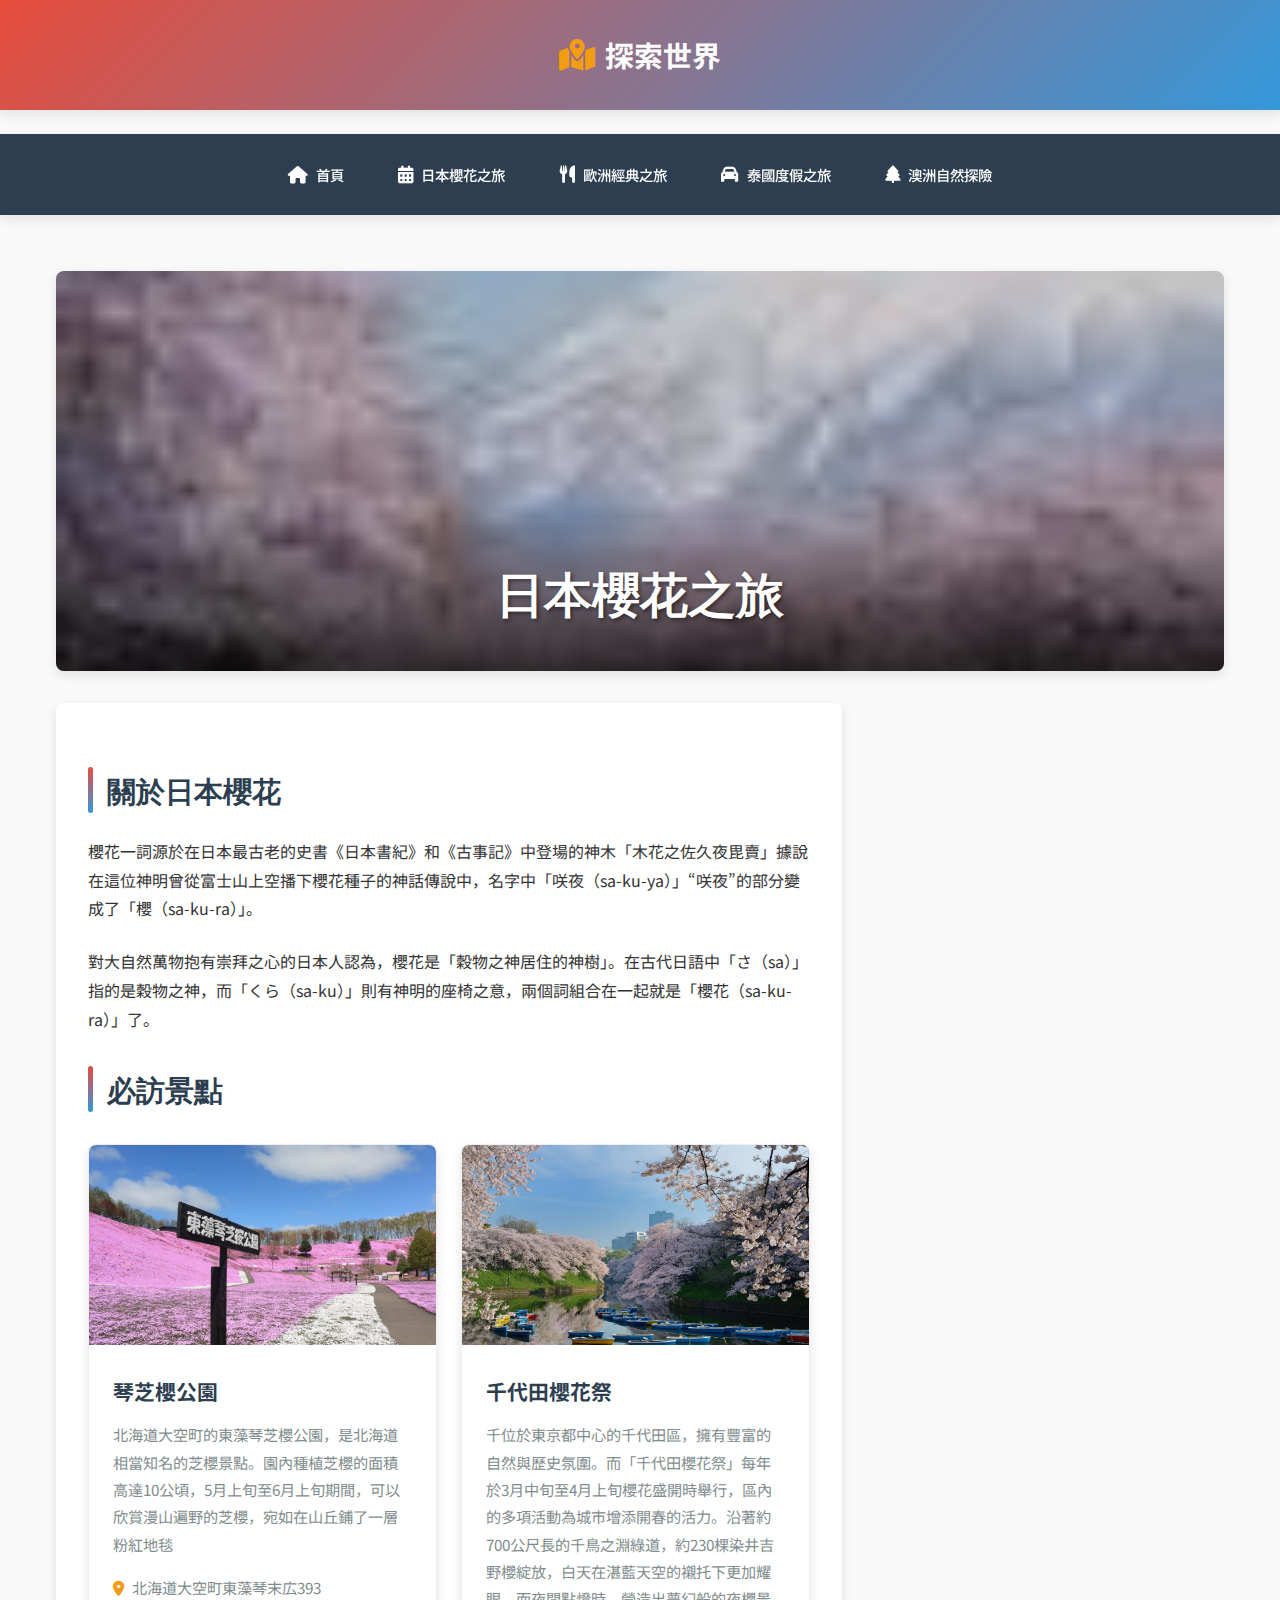
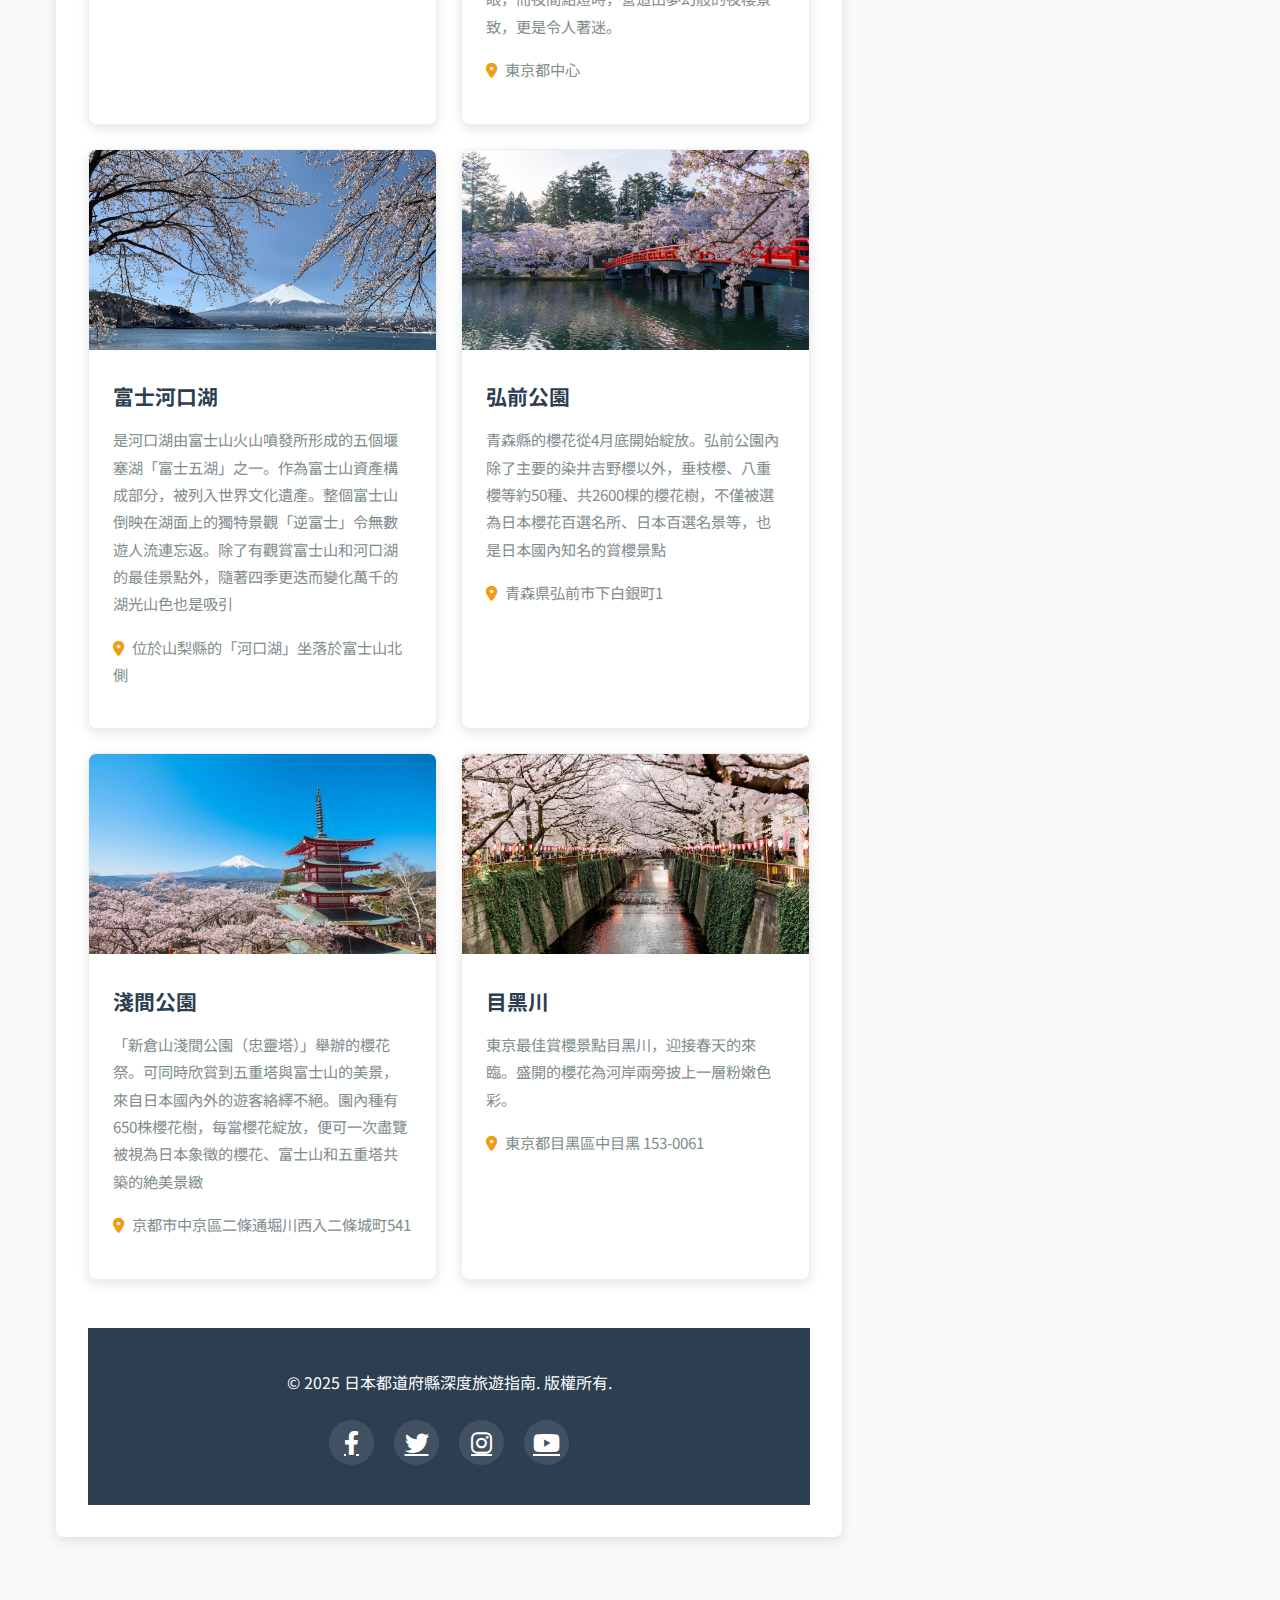
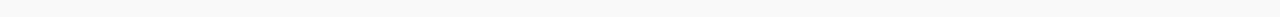
<file: 日本櫻花之旅.html>
<!DOCTYPE html>
<html lang="ja">
<head>
    <meta charset="UTF-8">
    <meta name="viewport" content="width=device-width, initial-scale=1.0">
    <title>京都府深度旅遊指南 | 日本都道府縣旅遊</title>
    <link href="https://fonts.googleapis.com/css2?family=Noto+Sans+JP:wght@300;400;700&family=Playfair+Display:wght@700&display=swap" rel="stylesheet">
    <link rel="stylesheet" href="https://cdnjs.cloudflare.com/ajax/libs/font-awesome/6.0.0-beta3/css/all.min.css">
    <link rel="stylesheet" href="/15頁分頁.css">
</head>
<body>
    <header>
        <div class="logo">
            <i class="fas fa-map-marked-alt"></i>
            <span>探索世界</span>
        </div>
    </header>
    
    <nav>
        <ul>
            <li><a href="/index.html"><i class="fas fa-home"></i> 首頁</a></li>
            <li><a href="/日本櫻花之旅.html"><i class="fas fa-calendar-alt"></i> 日本櫻花之旅</a></li>
            <li><a href="/歐洲經典之旅.html"><i class="fas fa-utensils"></i> 歐洲經典之旅</a></li>
            <li><a href="/泰國度假之旅.html"><i class="fas fa-car"></i> 泰國度假之旅</a></li>
            <li><a href="/澳洲自然探險.html"><i class="fas fa-tree"></i> 澳洲自然探險</a></li>
        </ul>
    </nav>
    
    <main>
        <div class="prefecture-header">
            <img src="/日本櫻花.jpeg" alt="日本櫻花之旅">
            <div class="prefecture-title">
                <h1>日本櫻花之旅</h1>
            </div>
        </div>
        
        <div class="prefecture-detail">
            <div class="prefecture-info">
                <h2 class="section-title">關於日本櫻花</h2>
                <p>櫻花一詞源於在日本最古老的史書《日本書紀》和《古事記》中登場的神木「木花之佐久夜毘賣」據說在這位神明曾從富士山上空播下櫻花種子的神話傳說中，名字中「咲夜（sa-ku-ya）」“咲夜”的部分變成了「櫻（sa-ku-ra）」。</p>
                
                <p>對大自然萬物抱有崇拜之心的日本人認為，櫻花是「穀物之神居住的神樹」。在古代日語中「さ（sa）」指的是穀物之神，而「くら（sa-ku）」則有神明的座椅之意，兩個詞組合在一起就是「櫻花（sa-ku-ra）」了。</p>
                
                <h2 class="section-title">必訪景點</h2>
                <div class="attractions-grid">
                    <div class="attraction-card">
                        <img src="/日本北海道東藻琴芝櫻公園.jpg" alt="琴芝櫻公園" class="attraction-image">
                        <div class="attraction-content">
                            <h3>琴芝櫻公園</h3>
                            <p>北海道大空町的東藻琴芝櫻公園，是北海道相當知名的芝櫻景點。園內種植芝櫻的面積高達10公頃，5月上旬至6月上旬期間，可以欣賞漫山遍野的芝櫻，宛如在山丘鋪了一層粉紅地毯 </p>
                            <p><i class="fas fa-map-marker-alt"></i> 北海道大空町東藻琴末広393</p>
                        </div>
                    </div>
                    
                    <div class="attraction-card">
                        <img src="/日本千代田櫻花祭.jpg" alt="千代田櫻花祭" class="attraction-image">
                        <div class="attraction-content">
                            <h3>千代田櫻花祭</h3>
                            <p>千位於東京都中心的千代田區，擁有豐富的自然與歷史氛圍。而「千代田櫻花祭」每年於3月中旬至4月上旬櫻花盛開時舉行，區內的多項活動為城市增添開春的活力。沿著約700公尺長的千鳥之淵綠道，約230棵染井吉野櫻綻放，白天在湛藍天空的襯托下更加耀眼，而夜間點燈時，營造出夢幻般的夜櫻景致，更是令人著迷。</p>
                            <p><i class="fas fa-map-marker-alt"></i> 東京都中心</p>
                        </div>
                    </div>
                    
                    <div class="attraction-card">
                        <img src="/日本富士河口湖.jpg" alt="富士河口湖" class="attraction-image">
                        <div class="attraction-content">
                            <h3>富士河口湖</h3>
                            <p>是河口湖由富士山火山噴發所形成的五個堰塞湖「富士五湖」之一。作為富士山資產構成部分，被列入世界文化遺產。整個富士山倒映在湖面上的獨特景觀「逆富士」令無數遊人流連忘返。除了有觀賞富士山和河口湖的最佳景點外，隨著四季更迭而變化萬千的湖光山色也是吸引</p>
                            <p><i class="fas fa-map-marker-alt"></i> 位於山梨縣的「河口湖」坐落於富士山北側</p>
                        </div>
                    </div>
                    
                    <div class="attraction-card">
                        <img src="/日本弘前公園.jpg" alt="弘前公園" class="attraction-image">
                        <div class="attraction-content">
                            <h3>弘前公園</h3>
                            <p>青森縣的櫻花從4月底開始綻放。弘前公園內除了主要的染井吉野櫻以外，垂枝櫻、八重櫻等約50種、共2600棵的櫻花樹，不僅被選為日本櫻花百選名所、日本百選名景等，也是日本國內知名的賞櫻景點</p>
                            <p><i class="fas fa-map-marker-alt"></i> 青森県弘前市下白銀町1</p>
                        </div>
                    </div>
                    
                    <div class="attraction-card">
                        <img src="/日本新倉山淺間公園.jpg" alt="淺間公園" class="attraction-image">
                        <div class="attraction-content">
                            <h3>淺間公園</h3>
                            <p>「新倉山淺間公園（忠靈塔）」舉辦的櫻花祭。可同時欣賞到五重塔與富士山的美景，來自日本國內外的遊客絡繹不絕。園內種有650株櫻花樹，每當櫻花綻放，便可一次盡覽被視為日本象徵的櫻花、富士山和五重塔共築的絶美景緻</p>
                            <p><i class="fas fa-map-marker-alt"></i> 京都市中京區二條通堀川西入二條城町541</p>
                        </div>
                    </div>
                    
                    <div class="attraction-card">
                        <img src="/日本目黑川櫻花祭.jpg" alt="目黑川" class="attraction-image">
                        <div class="attraction-content">
                            <h3>目黑川</h3>
                            <p>東京最佳賞櫻景點目黑川，迎接春天的來臨。盛開的櫻花為河岸兩旁披上一層粉嫩色彩。</p>
                            <p><i class="fas fa-map-marker-alt"></i> 東京都目黑區中目黑 153-0061</p>
                        </div>
                    </div>
                </div>
                
<footer>
        <p>&copy; 2025 日本都道府縣深度旅遊指南. 版權所有.</p>
        <div class="social-links">
            <a href="#"><i class="fab fa-facebook-f"></i></a>
            <a href="#"><i class="fab fa-twitter"></i></a>
            <a href="#"><i class="fab fa-instagram"></i></a>
            <a href="#"><i class="fab fa-youtube"></i></a>
        </div>
    </footer>
    
    <div class="back-to-top" id="backToTop">
        <i class="fas fa-arrow-up"></i>
    </div>
    <script src="/15頁分頁.js"></script>
</body>
</html>
</file>
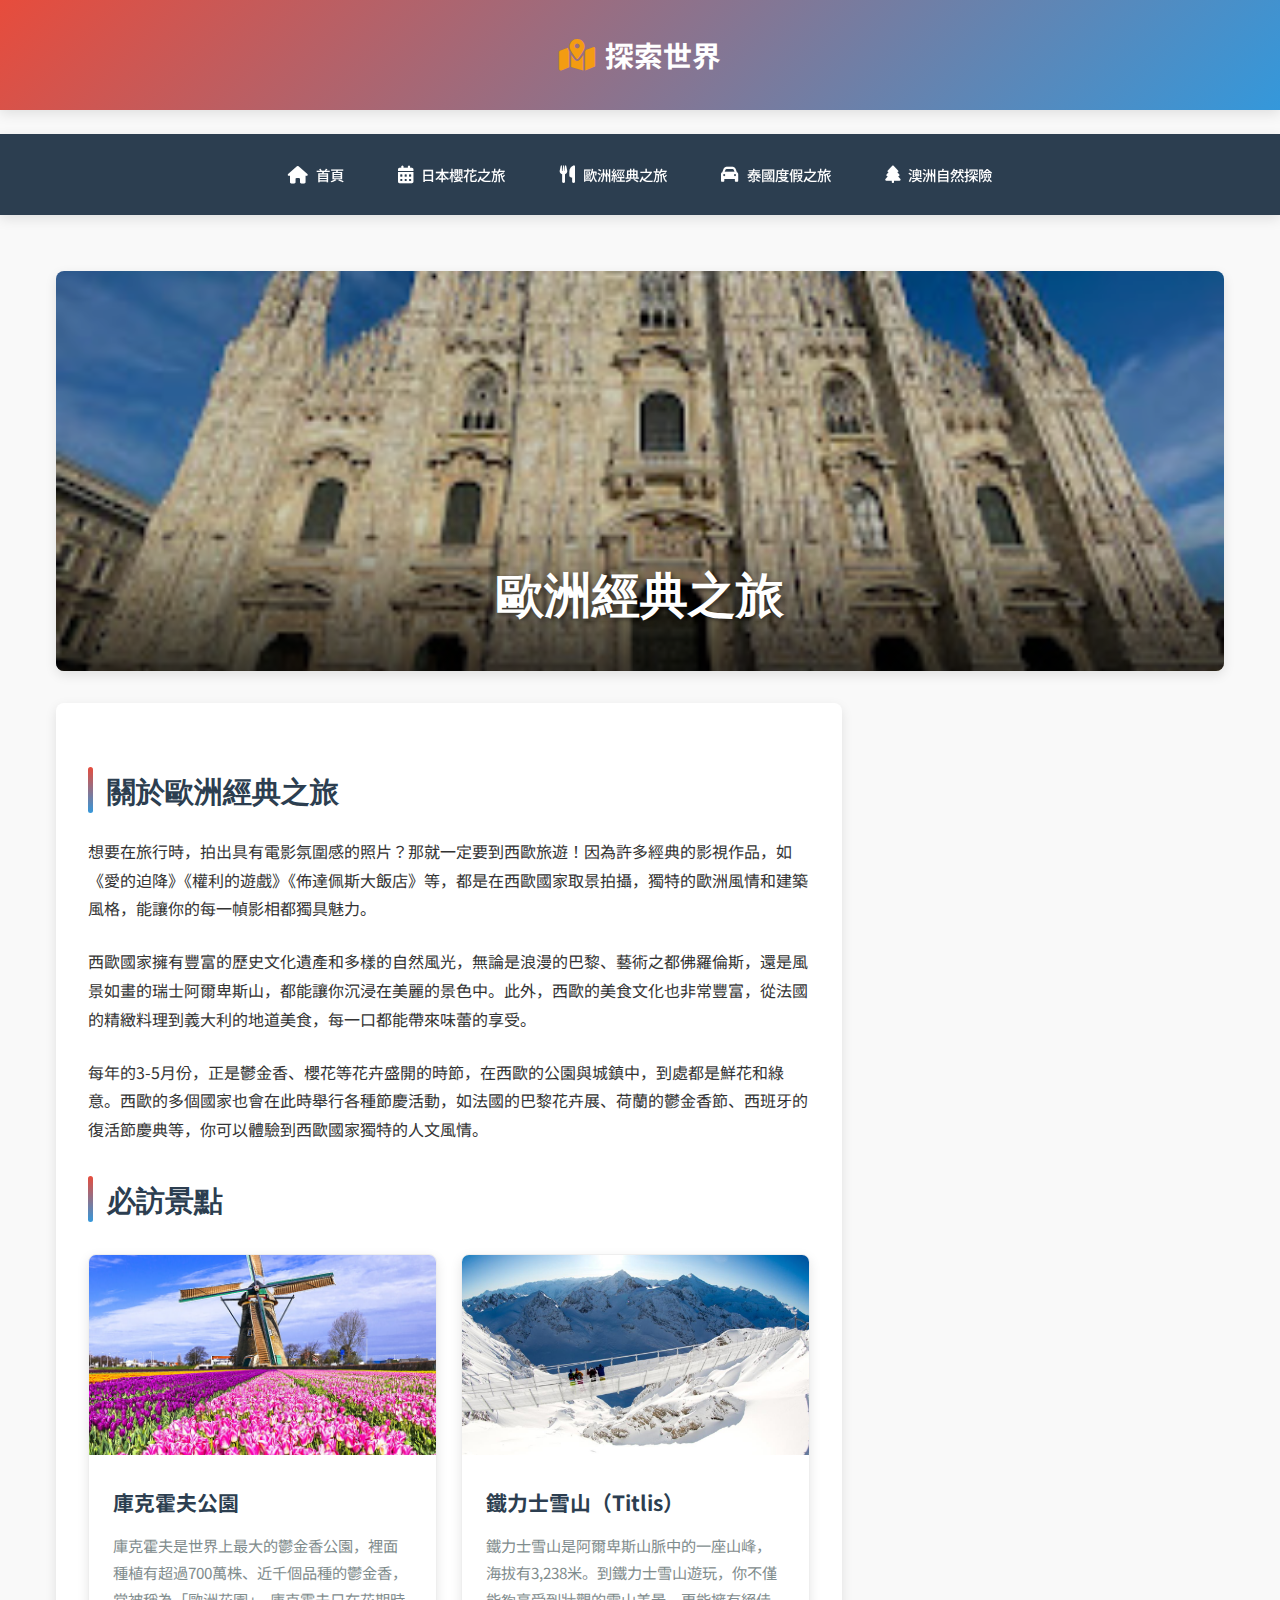
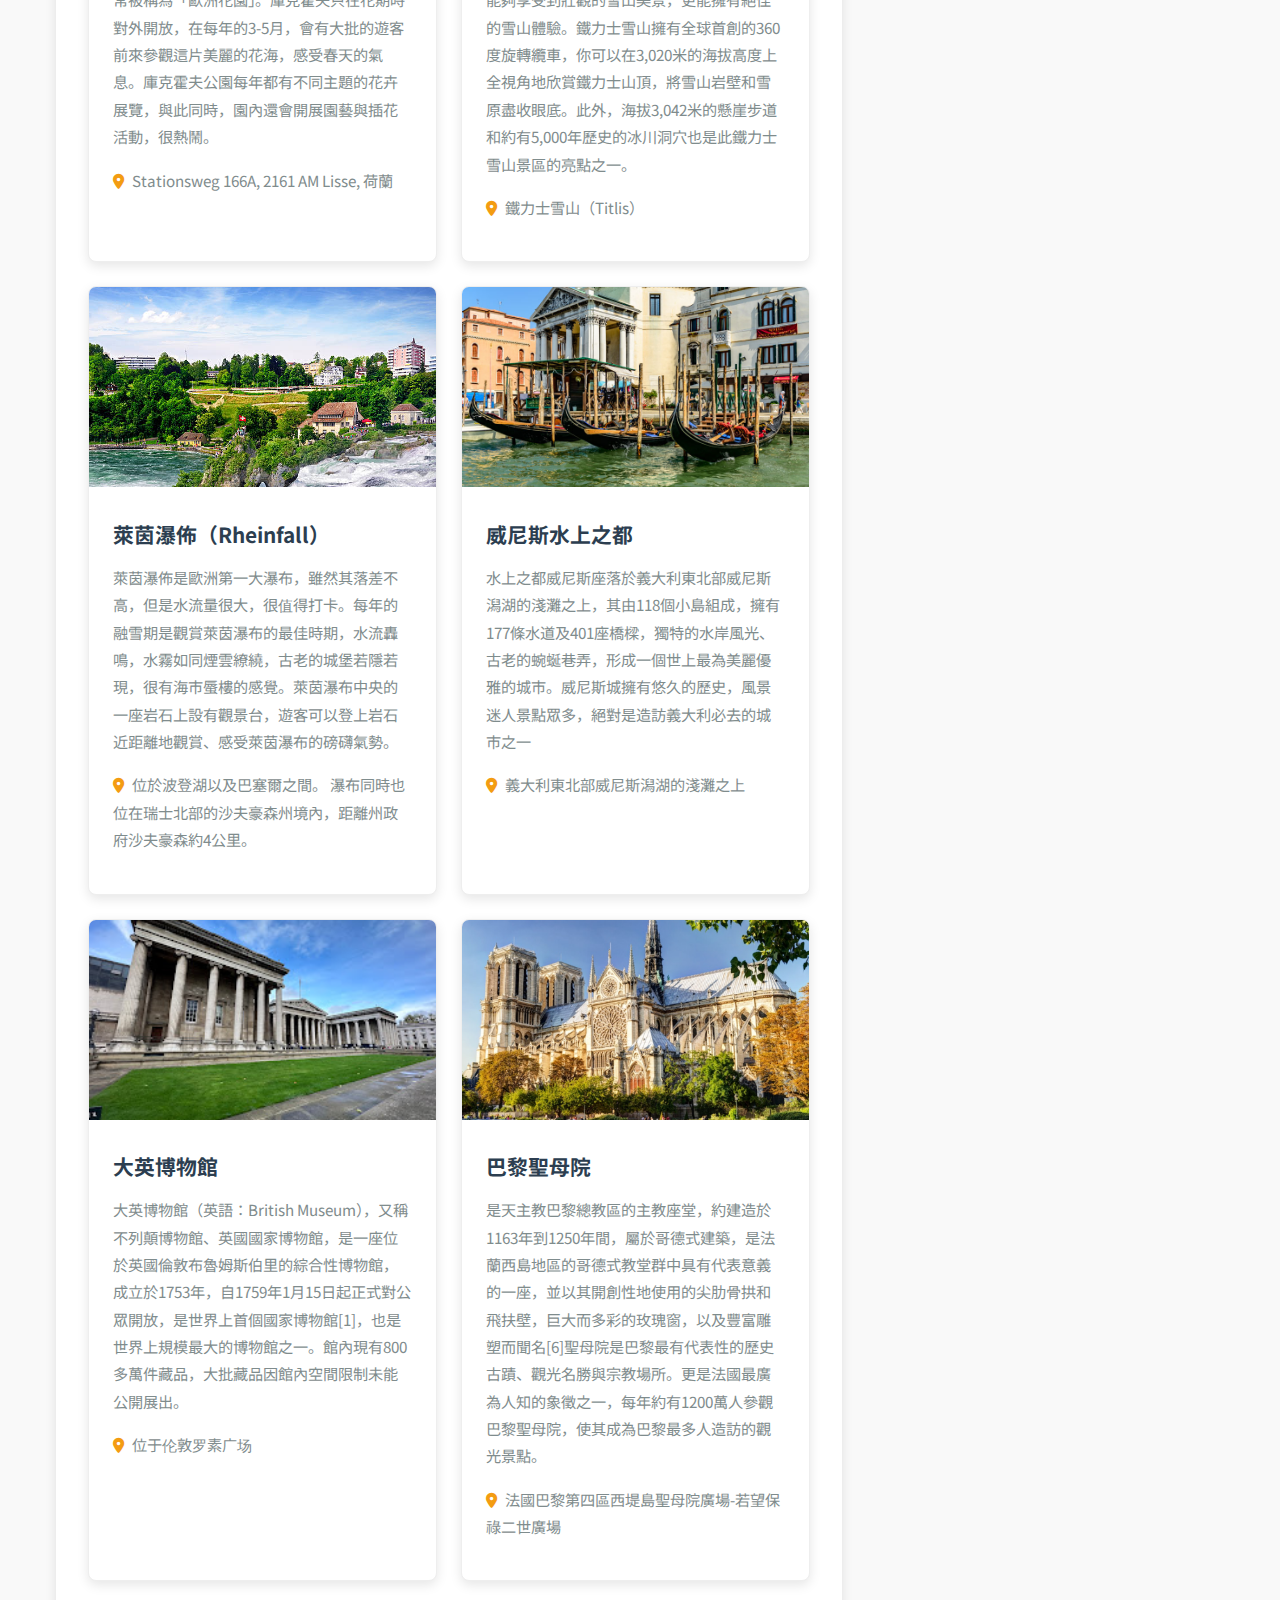
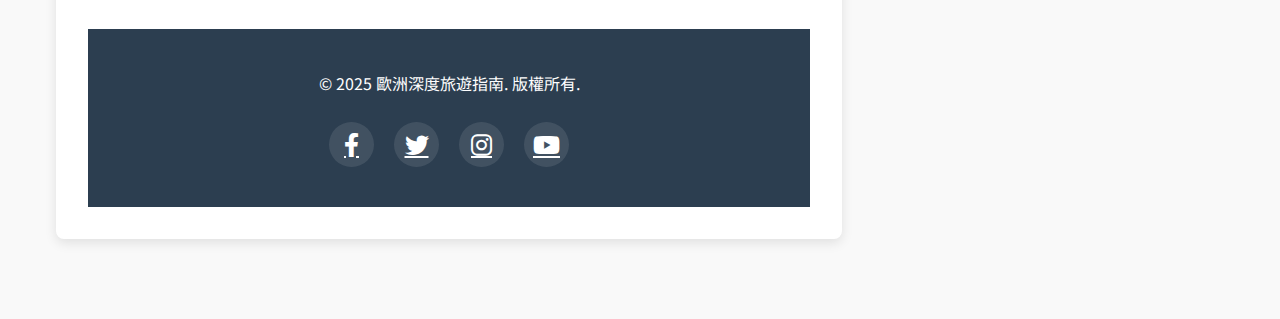
<file: 歐洲經典之旅.html>
<!DOCTYPE html>
<html lang="ja">
<head>
    <meta charset="UTF-8">
    <meta name="viewport" content="width=device-width, initial-scale=1.0">
    <title>歐洲深度旅遊指南 | 歐洲經典旅遊</title>
    <link href="https://fonts.googleapis.com/css2?family=Noto+Sans+JP:wght@300;400;700&family=Playfair+Display:wght@700&display=swap" rel="stylesheet">
    <link rel="stylesheet" href="https://cdnjs.cloudflare.com/ajax/libs/font-awesome/6.0.0-beta3/css/all.min.css">
    <link rel="stylesheet" href="/15頁分頁.css">
</head>
<body>
    <header>
        <div class="logo">
            <i class="fas fa-map-marked-alt"></i>
            <span>探索世界</span>
        </div>
    </header>
    
    <nav>
        <ul>
            <li><a href="/index.html"><i class="fas fa-home"></i> 首頁</a></li>
            <li><a href="/日本櫻花之旅.html"><i class="fas fa-calendar-alt"></i> 日本櫻花之旅</a></li>
            <li><a href="/歐洲經典之旅.html"><i class="fas fa-utensils"></i> 歐洲經典之旅</a></li>
            <li><a href="/泰國度假之旅.html"><i class="fas fa-car"></i> 泰國度假之旅</a></li>
            <li><a href="/澳洲自然探險.html"><i class="fas fa-tree"></i> 澳洲自然探險</a></li>
        </ul>
    </nav>
    
    <main>
        <div class="prefecture-header">
            <img src="/米蘭主教座堂.jpg" alt="歐洲經典之旅">
            <div class="prefecture-title">
                <h1>歐洲經典之旅</h1>
            </div>
        </div>
        
        <div class="prefecture-detail">
            <div class="prefecture-info">
                <h2 class="section-title">關於歐洲經典之旅</h2>
                <p>想要在旅行時，拍出具有電影氛圍感的照片？那就一定要到西歐旅遊！因為許多經典的影視作品，如《愛的迫降》《權利的遊戲》《佈達佩斯大飯店》等，都是在西歐國家取景拍攝，獨特的歐洲風情和建築風格，能讓你的每一幀影相都獨具魅力。</p>
                <p>西歐國家擁有豐富的歷史文化遺產和多樣的自然風光，無論是浪漫的巴黎、藝術之都佛羅倫斯，還是風景如畫的瑞士阿爾卑斯山，都能讓你沉浸在美麗的景色中。此外，西歐的美食文化也非常豐富，從法國的精緻料理到義大利的地道美食，每一口都能帶來味蕾的享受。</p>
                <p>每年的3-5月份，正是鬱金香、櫻花等花卉盛開的時節，在西歐的公園與城鎮中，到處都是鮮花和綠意。西歐的多個國家也會在此時舉行各種節慶活動，如法國的巴黎花卉展、荷蘭的鬱金香節、西班牙的復活節慶典等，你可以體驗到西歐國家獨特的人文風情。</p>
                
                
                <h2 class="section-title">必訪景點</h2>
                <div class="attractions-grid">
                    <div class="attraction-card">
                        <img src="/庫克霍夫公園（Keukenhof）.jpg" alt="庫克霍夫公園" class="attraction-image">
                        <div class="attraction-content">
                            <h3>庫克霍夫公園</h3>
                            <p>庫克霍夫是世界上最大的鬱金香公園，裡面種植有超過700萬株、近千個品種的鬱金香，常被稱為「歐洲花園」。庫克霍夫只在花期時對外開放，在每年的3-5月，會有大批的遊客前來參觀這片美麗的花海，感受春天的氣息。庫克霍夫公園每年都有不同主題的花卉展覽，與此同時，園內還會開展園藝與插花活動，很熱鬧。</p>
                            <p><i class="fas fa-map-marker-alt"></i> Stationsweg 166A, 2161 AM Lisse, 荷蘭</p>
                        </div>
                    </div>
                    
                    <div class="attraction-card">
                        <img src="/鐵力士雪山（Titlis）.jpg" alt="鐵力士雪山（Titlis）" class="attraction-image">
                        <div class="attraction-content">
                            <h3>鐵力士雪山（Titlis）</h3>
                            <p>鐵力士雪山是阿爾卑斯山脈中的一座山峰，海拔有3,238米。到鐵力士雪山遊玩，你不僅能夠享受到壯觀的雪山美景，更能擁有絕佳的雪山體驗。鐵力士雪山擁有全球首創的360度旋轉纜車，你可以在3,020米的海拔高度上全視角地欣賞鐵力士山頂，將雪山岩壁和雪原盡收眼底。此外，海拔3,042米的懸崖步道和約有5,000年歷史的冰川洞穴也是此鐵力士雪山景區的亮點之一。</p>
                            <p><i class="fas fa-map-marker-alt"></i> 鐵力士雪山（Titlis）</p>
                        </div>
                    </div>
                    
                    <div class="attraction-card">
                        <img src="/萊茵瀑佈（Rheinfall）.jpg" alt="萊茵瀑佈（Rheinfall）" class="attraction-image">
                        <div class="attraction-content">
                            <h3>萊茵瀑佈（Rheinfall）</h3>
                            <p>萊茵瀑佈是歐洲第一大瀑布，雖然其落差不高，但是水流量很大，很值得打卡。每年的融雪期是觀賞萊茵瀑布的最佳時期，水流轟鳴，水霧如同煙雲繚繞，古老的城堡若隱若現，很有海市蜃樓的感覺。萊茵瀑布中央的一座岩石上設有觀景台，遊客可以登上岩石近距離地觀賞、感受萊茵瀑布的磅礴氣勢。</p>
                            <p><i class="fas fa-map-marker-alt"></i> 位於波登湖以及巴塞爾之間。 瀑布同時也位在瑞士北部的沙夫豪森州境內，距離州政府沙夫豪森約4公里。</p>
                        </div>
                    </div>
                    
                    <div class="attraction-card">
                        <img src="/威尼斯.jpg" alt="威尼斯水上之都" class="attraction-image">
                        <div class="attraction-content">
                            <h3>威尼斯水上之都</h3>
                            <p>水上之都威尼斯座落於義大利東北部威尼斯潟湖的淺灘之上，其由118個小島組成，擁有177條水道及401座橋樑，獨特的水岸風光、古老的蜿蜒巷弄，形成一個世上最為美麗優雅的城市。威尼斯城擁有悠久的歷史，風景迷人景點眾多，絕對是造訪義大利必去的城市之一 ‌</p>
                            <p><i class="fas fa-map-marker-alt"></i> 義大利東北部威尼斯潟湖的淺灘之上</p>
                        </div>
                    </div>
                    
                    <div class="attraction-card">
                        <img src="/大英博物館.jpg" alt="大英博物館" class="attraction-image">
                        <div class="attraction-content">
                            <h3>大英博物館</h3>
                            <p>大英博物館（英語：British Museum），又稱不列顛博物館、英國國家博物館，是一座位於英國倫敦布魯姆斯伯里的綜合性博物館，成立於1753年，自1759年1月15日起正式對公眾開放，是世界上首個國家博物館[1]，也是世界上規模最大的博物館之一。館內現有800多萬件藏品，大批藏品因館內空間限制未能公開展出。</p>
                            <p><i class="fas fa-map-marker-alt"></i> 位于伦敦罗素广场</p>
                        </div>
                    </div>
                    
                    <div class="attraction-card">
                        <img src="/巴黎聖母院.png" alt="巴黎聖母院" class="attraction-image">
                        <div class="attraction-content">
                            <h3>巴黎聖母院</h3>
                            <p>是天主教巴黎總教區的主教座堂，約建造於1163年到1250年間，屬於哥德式建築，是法蘭西島地區的哥德式教堂群中具有代表意義的一座，並以其開創性地使用的尖肋骨拱和飛扶壁，巨大而多彩的玫瑰窗，以及豐富雕塑而聞名[6]聖母院是巴黎最有代表性的歷史古蹟、觀光名勝與宗教場所。更是法國最廣為人知的象徵之一，每年約有1200萬人參觀巴黎聖母院，使其成為巴黎最多人造訪的觀光景點。</p>
                            <p><i class="fas fa-map-marker-alt"></i> 法國巴黎第四區西堤島聖母院廣場-若望保祿二世廣場</p>
                        </div>
                    </div>
                </div>
                
<footer>
        <p>&copy; 2025 歐洲深度旅遊指南. 版權所有.</p>
        <div class="social-links">
            <a href="#"><i class="fab fa-facebook-f"></i></a>
            <a href="#"><i class="fab fa-twitter"></i></a>
            <a href="#"><i class="fab fa-instagram"></i></a>
            <a href="#"><i class="fab fa-youtube"></i></a>
        </div>
    </footer>
    
    <div class="back-to-top" id="backToTop">
        <i class="fas fa-arrow-up"></i>
    </div>
    <script src="/15頁分頁.js"></script>
</body>
</html>
</file>
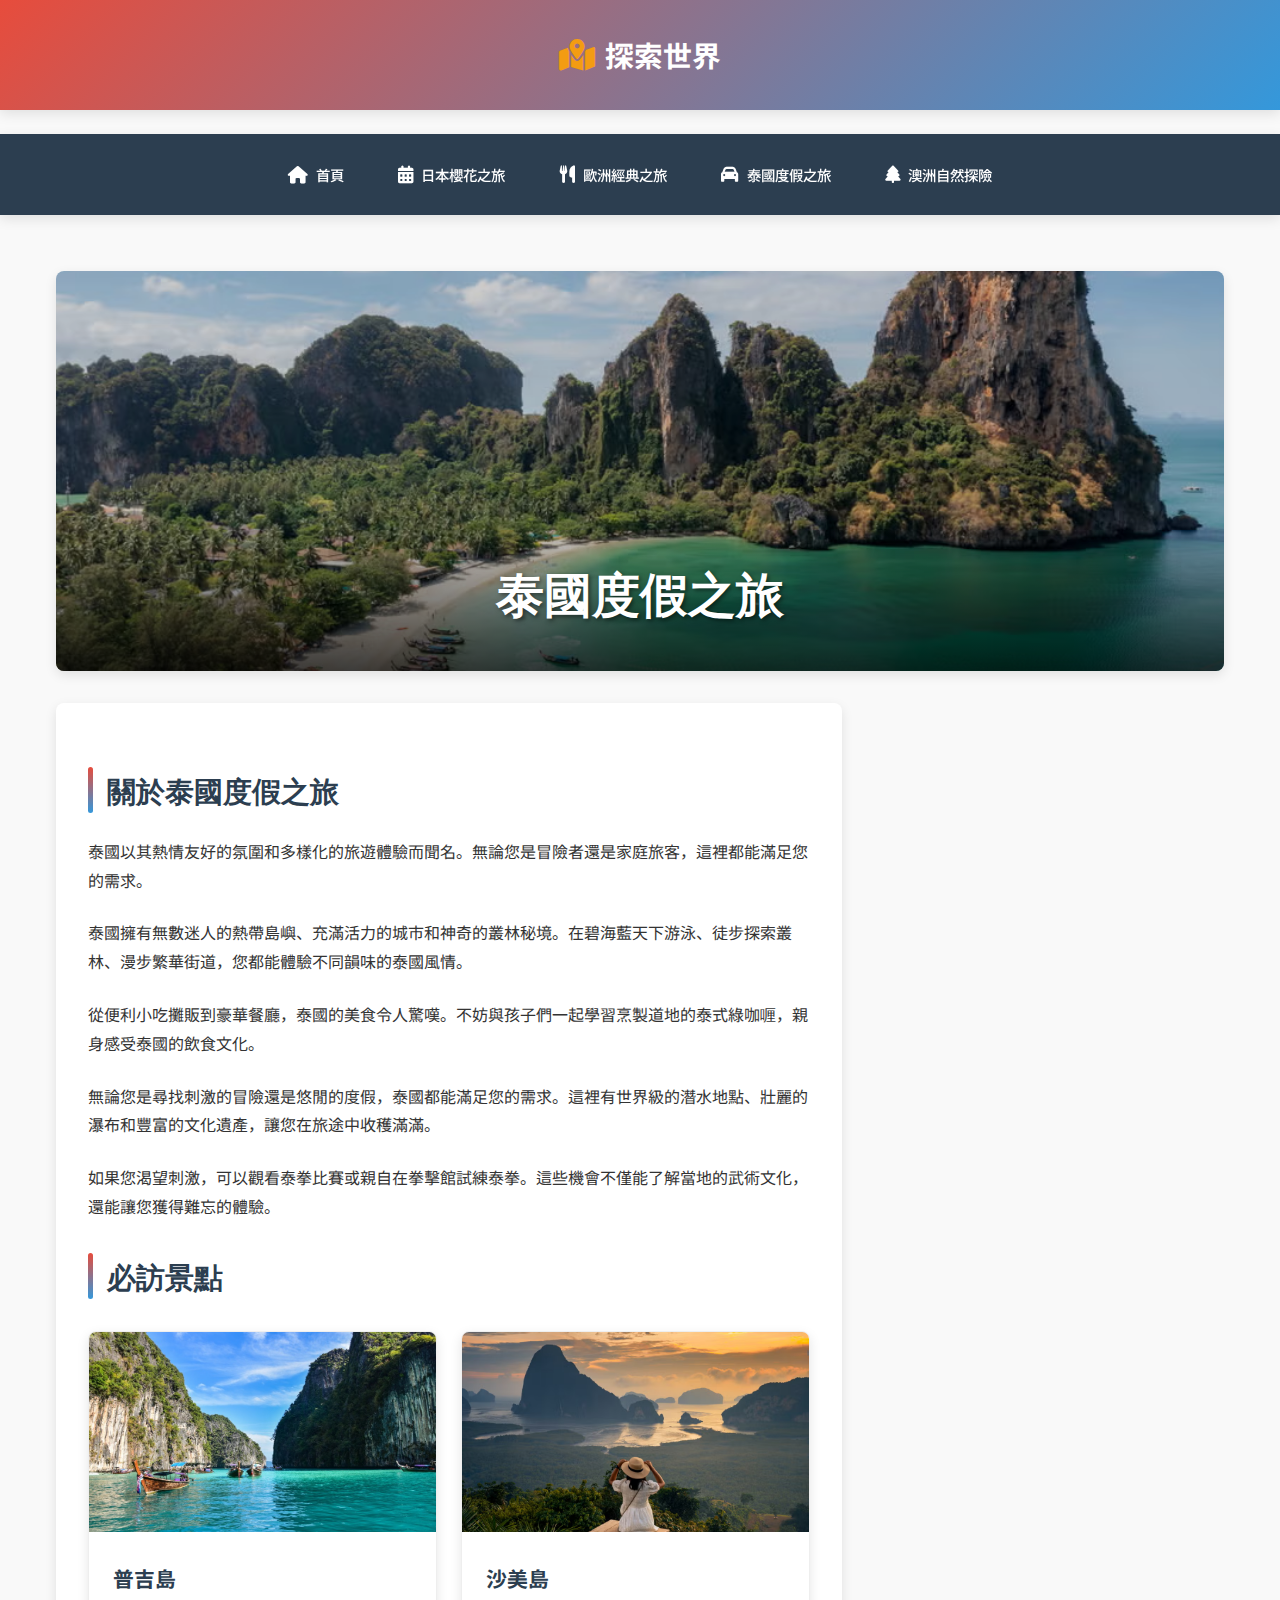
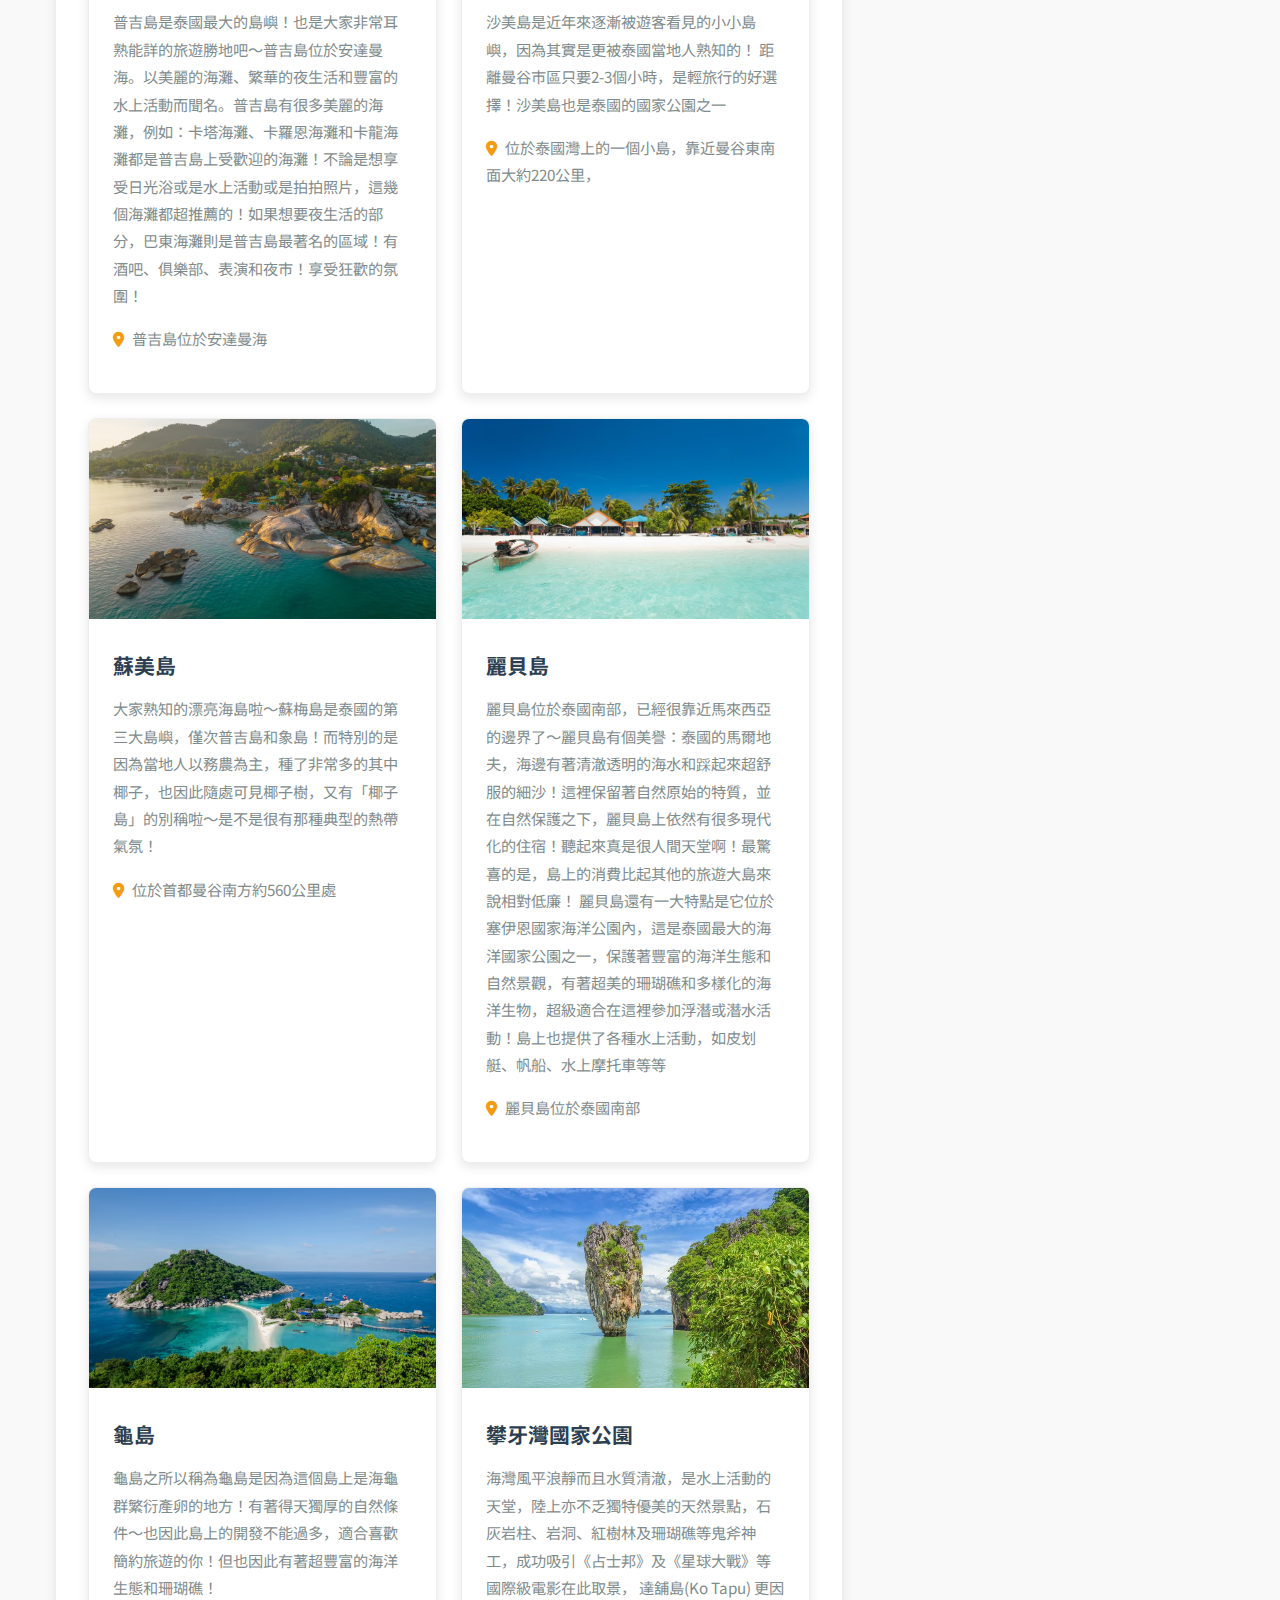
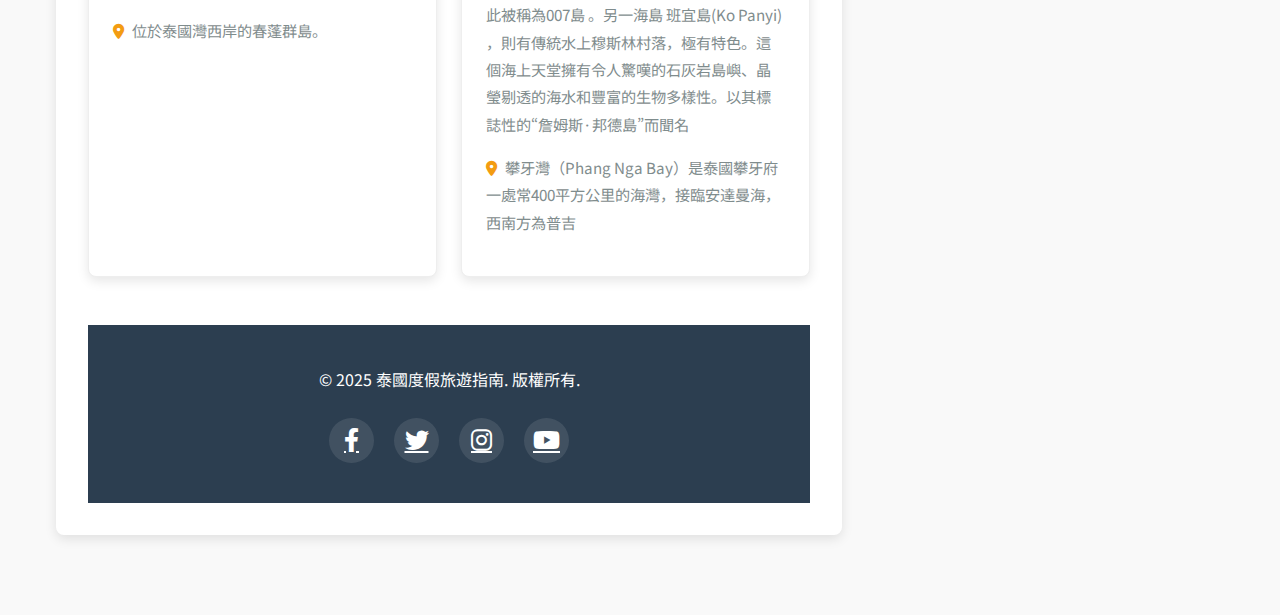
<file: 泰國度假之旅.html>
<!DOCTYPE html>
<html lang="ja">
<head>
    <meta charset="UTF-8">
    <meta name="viewport" content="width=device-width, initial-scale=1.0">
    <title>泰國度假旅遊指南 | 泰國度假之旅</title>
    <link href="https://fonts.googleapis.com/css2?family=Noto+Sans+JP:wght@300;400;700&family=Playfair+Display:wght@700&display=swap" rel="stylesheet">
    <link rel="stylesheet" href="https://cdnjs.cloudflare.com/ajax/libs/font-awesome/6.0.0-beta3/css/all.min.css">
    <link rel="stylesheet" href="/15頁分頁.css">
</head>
<body>
    <header>
        <div class="logo">
            <i class="fas fa-map-marked-alt"></i>
            <span>探索世界</span>
        </div>
    </header>
    
    <nav>
        <ul>
            <li><a href="/5頁功課.html"><i class="fas fa-home"></i> 首頁</a></li>
            <li><a href="/日本櫻花之旅.html"><i class="fas fa-calendar-alt"></i> 日本櫻花之旅</a></li>
            <li><a href="/歐洲經典之旅.html"><i class="fas fa-utensils"></i> 歐洲經典之旅</a></li>
            <li><a href="/泰國度假之旅.html"><i class="fas fa-car"></i> 泰國度假之旅</a></li>
            <li><a href="/澳洲自然探險.html"><i class="fas fa-tree"></i> 澳洲自然探險</a></li>
        </ul>
    </nav>
    
    <main>
        <div class="prefecture-header">
            <img src="/普吉島.png" alt="泰國度假之旅">
            <div class="prefecture-title">
                <h1>泰國度假之旅</h1>
            </div>
        </div>
        
        <div class="prefecture-detail">
            <div class="prefecture-info">
                <h2 class="section-title">關於泰國度假之旅</h2>
                <p>泰國以其熱情友好的氛圍和多樣化的旅遊體驗而聞名。無論您是冒險者還是家庭旅客，這裡都能滿足您的需求。</p>
                <p>泰國擁有無數迷人的熱帶島嶼、充滿活力的城市和神奇的叢林秘境。在碧海藍天下游泳、徒步探索叢林、漫步繁華街道，您都能體驗不同韻味的泰國風情。</p>
                <p>從便利小吃攤販到豪華餐廳，泰國的美食令人驚嘆。不妨與孩子們一起學習烹製道地的泰式綠咖喱，親身感受泰國的飲食文化。</p>
                <p>無論您是尋找刺激的冒險還是悠閒的度假，泰國都能滿足您的需求。這裡有世界級的潛水地點、壯麗的瀑布和豐富的文化遺產，讓您在旅途中收穫滿滿。</p>
                <p>如果您渴望刺激，可以觀看泰拳比賽或親自在拳擊館試練泰拳。這些機會不僅能了解當地的武術文化，還能讓您獲得難忘的體驗。</p>
                
                
                <h2 class="section-title">必訪景點</h2>
                <div class="attractions-grid">
                    <div class="attraction-card">
                        <img src="/普吉島1.jpg" alt="普吉島" class="attraction-image">
                        <div class="attraction-content">
                            <h3>普吉島</h3>
                            <p>普吉島是泰國最大的島嶼！也是大家非常耳熟能詳的旅遊勝地吧～普吉島位於安達曼海。以美麗的海灘、繁華的夜生活和豐富的水上活動而聞名。普吉島有很多美麗的海灘，例如：卡塔海灘、卡羅恩海灘和卡龍海灘都是普吉島上受歡迎的海灘！不論是想享受日光浴或是水上活動或是拍拍照片，這幾個海灘都超推薦的！如果想要夜生活的部分，巴東海灘則是普吉島最著名的區域！有酒吧、俱樂部、表演和夜市！享受狂歡的氛圍！</p>
                            <p><i class="fas fa-map-marker-alt"></i> 普吉島位於安達曼海</p>
                        </div>
                    </div>
                    
                    <div class="attraction-card">
                        <img src="/沙美島.png" alt="沙美島" class="attraction-image">
                        <div class="attraction-content">
                            <h3>沙美島</h3>
                            <p>沙美島是近年來逐漸被遊客看見的小小島嶼，因為其實是更被泰國當地人熟知的！ 距離曼谷市區只要2-3個小時，是輕旅行的好選擇！沙美島也是泰國的國家公園之一</p>
                            <p><i class="fas fa-map-marker-alt"></i> 位於泰國灣上的一個小島，靠近曼谷東南面大約220公里，</p>
                        </div>
                    </div>
                    
                    <div class="attraction-card">
                        <img src="/蘇美島.png" alt="蘇美島" class="attraction-image">
                        <div class="attraction-content">
                            <h3>蘇美島</h3>
                            <p>大家熟知的漂亮海島啦～蘇梅島是泰國的第三大島嶼，僅次普吉島和象島！而特別的是因為當地人以務農為主，種了非常多的其中椰子，也因此隨處可見椰子樹，又有「椰子島」的別稱啦～是不是很有那種典型的熱帶氣氛！</p>
                            <p><i class="fas fa-map-marker-alt"></i> 位於首都曼谷南方約560公里處</p>
                        </div>
                    </div>
                    
                    <div class="attraction-card">
                        <img src="/麗貝島.png" alt="麗貝島" class="attraction-image">
                        <div class="attraction-content">
                            <h3>麗貝島</h3>
                            <p>麗貝島位於泰國南部，已經很靠近馬來西亞的邊界了～麗貝島有個美譽：泰國的馬爾地夫，海邊有著清澈透明的海水和踩起來超舒服的細沙！這裡保留著自然原始的特質，並在自然保護之下，麗貝島上依然有很多現代化的住宿！聽起來真是很人間天堂啊！最驚喜的是，島上的消費比起其他的旅遊大島來說相對低廉！
                            麗貝島還有一大特點是它位於塞伊恩國家海洋公園內，這是泰國最大的海洋國家公園之一，保護著豐富的海洋生態和自然景觀，有著超美的珊瑚礁和多樣化的海洋生物，超級適合在這裡參加浮潛或潛水活動！島上也提供了各種水上活動，如皮划艇、帆船、水上摩托車等等</p>
                            <p><i class="fas fa-map-marker-alt"></i> 麗貝島位於泰國南部</p>
                        </div>
                    </div>
                    
                    <div class="attraction-card">
                        <img src="/龜島.png" alt="龜島" class="attraction-image">
                        <div class="attraction-content">
                            <h3>龜島</h3>
                            <p>龜島之所以稱為龜島是因為這個島上是海龜群繁衍產卵的地方！有著得天獨厚的自然條件～也因此島上的開發不能過多，適合喜歡簡約旅遊的你！但也因此有著超豐富的海洋生態和珊瑚礁！</p>
                            <p><i class="fas fa-map-marker-alt"></i> 位於泰國灣西岸的春蓬群島。</p>
                        </div>
                    </div>
                    
                    <div class="attraction-card">
                        <img src="/攀牙灣國家公園.jpg" alt="攀牙灣國家公園" class="attraction-image">
                        <div class="attraction-content">
                            <h3>攀牙灣國家公園</h3>
                            <p>海灣風平浪靜而且水質清澈，是水上活動的天堂，陸上亦不乏獨特優美的天然景點，石灰岩柱、岩洞、紅樹林及珊瑚礁等鬼斧神工，成功吸引《占士邦》及《星球大戰》等國際級電影在此取景， 達舖島(Ko Tapu) 更因此被稱為007島 。另一海島 班宜島(Ko Panyi) ，則有傳統水上穆斯林村落，極有特色。這個海上天堂擁有令人驚嘆的石灰岩島嶼、晶瑩剔透的海水和豐富的生物多樣性。以其標誌性的“詹姆斯·邦德島”而聞名</p>
                            <p><i class="fas fa-map-marker-alt"></i> 攀牙灣（Phang Nga Bay）是泰國攀牙府一處常400平方公里的海灣，接臨安達曼海，西南方為普吉</p>
                        </div>
                    </div>
                </div>
                
<footer>
        <p>&copy; 2025 泰國度假旅遊指南. 版權所有.</p>
        <div class="social-links">
            <a href="#"><i class="fab fa-facebook-f"></i></a>
            <a href="#"><i class="fab fa-twitter"></i></a>
            <a href="#"><i class="fab fa-instagram"></i></a>
            <a href="#"><i class="fab fa-youtube"></i></a>
        </div>
    </footer>
    
    <div class="back-to-top" id="backToTop">
        <i class="fas fa-arrow-up"></i>
    </div>
    <script src="/15頁分頁.js"></script>
</body>
</html>
</file>
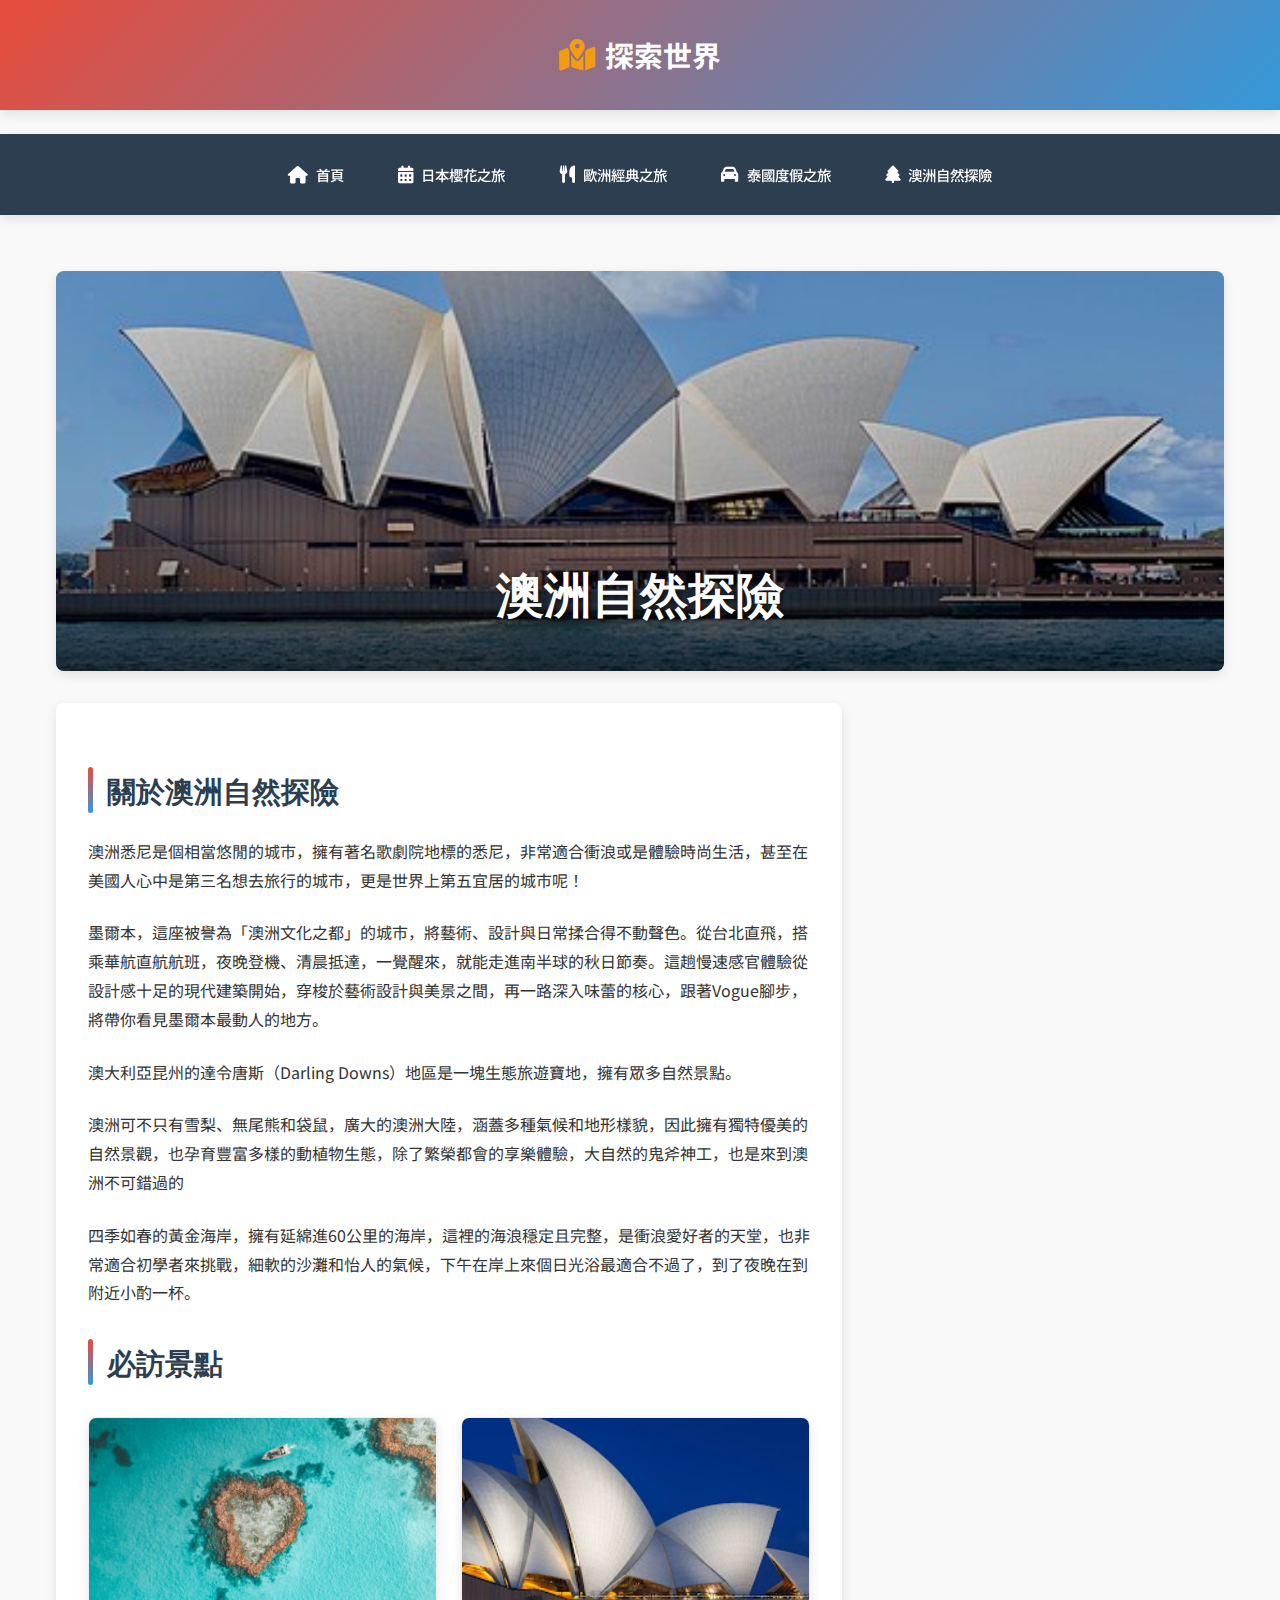
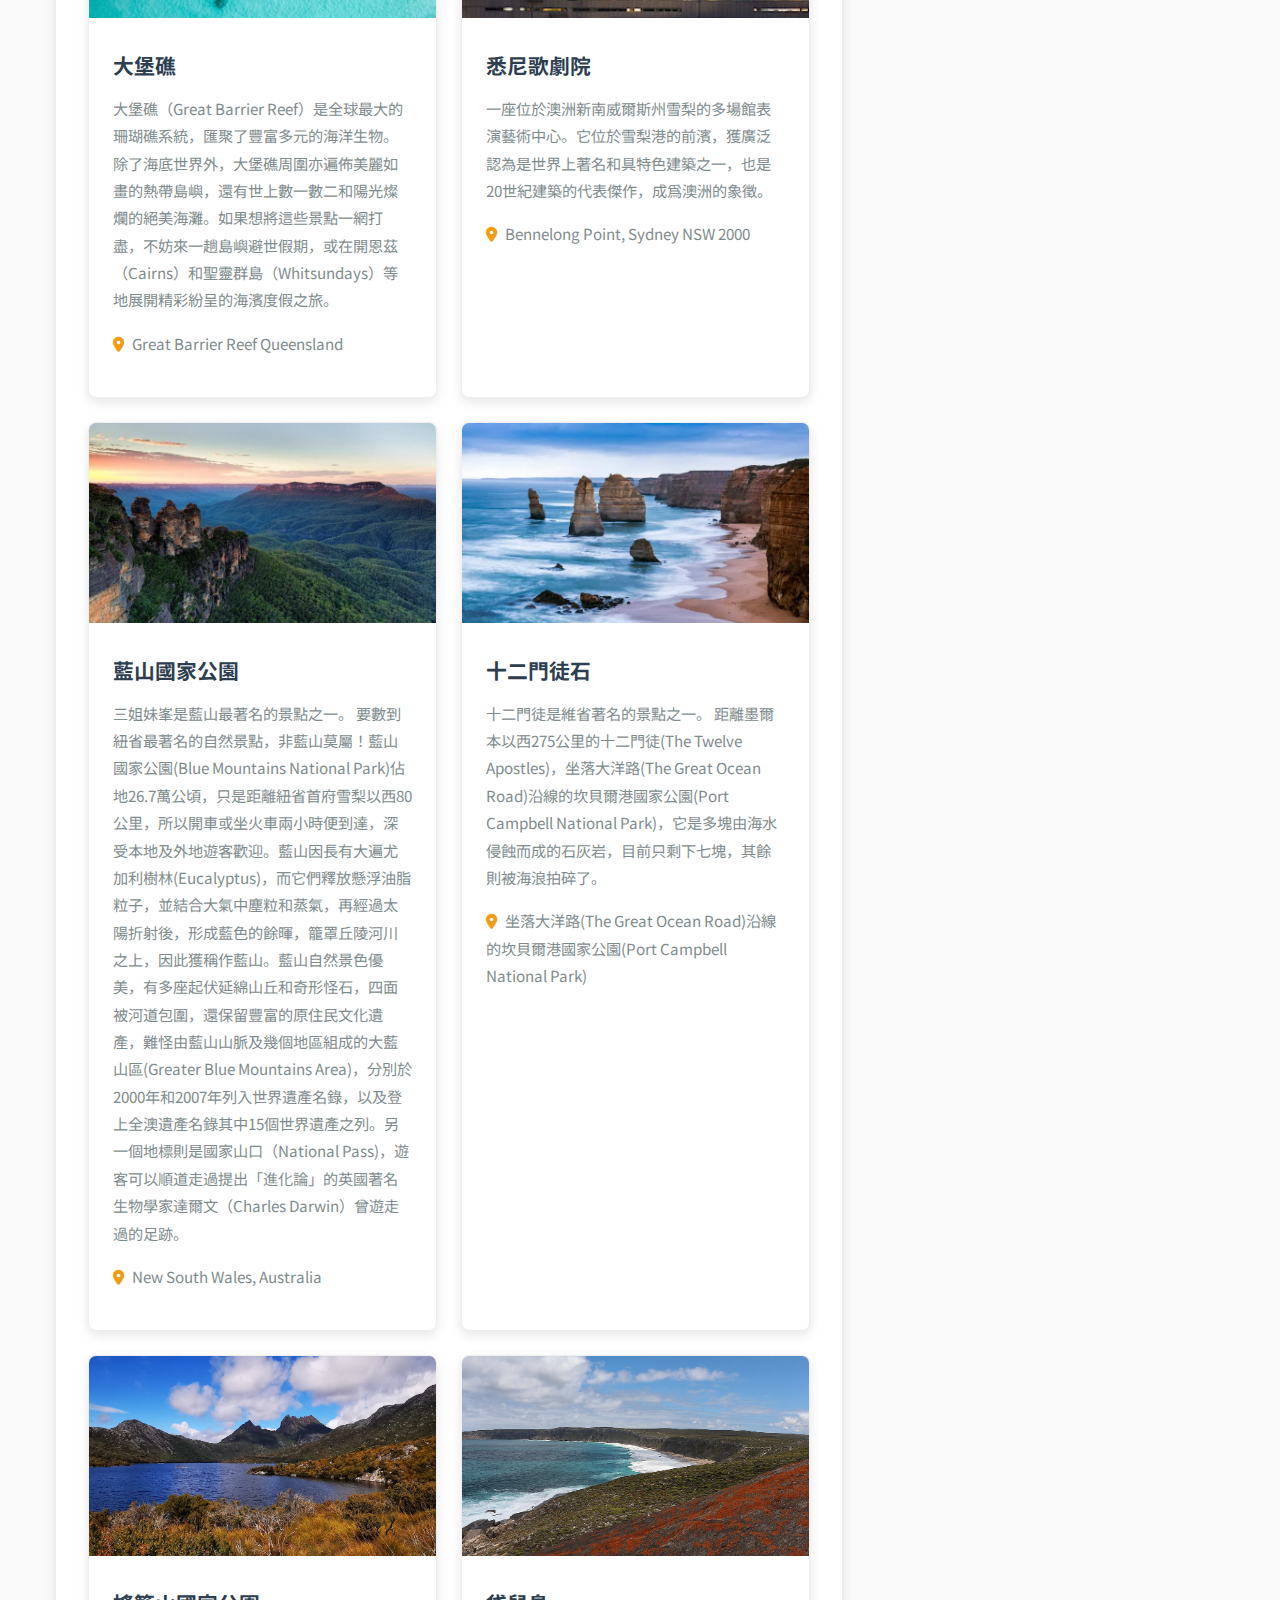
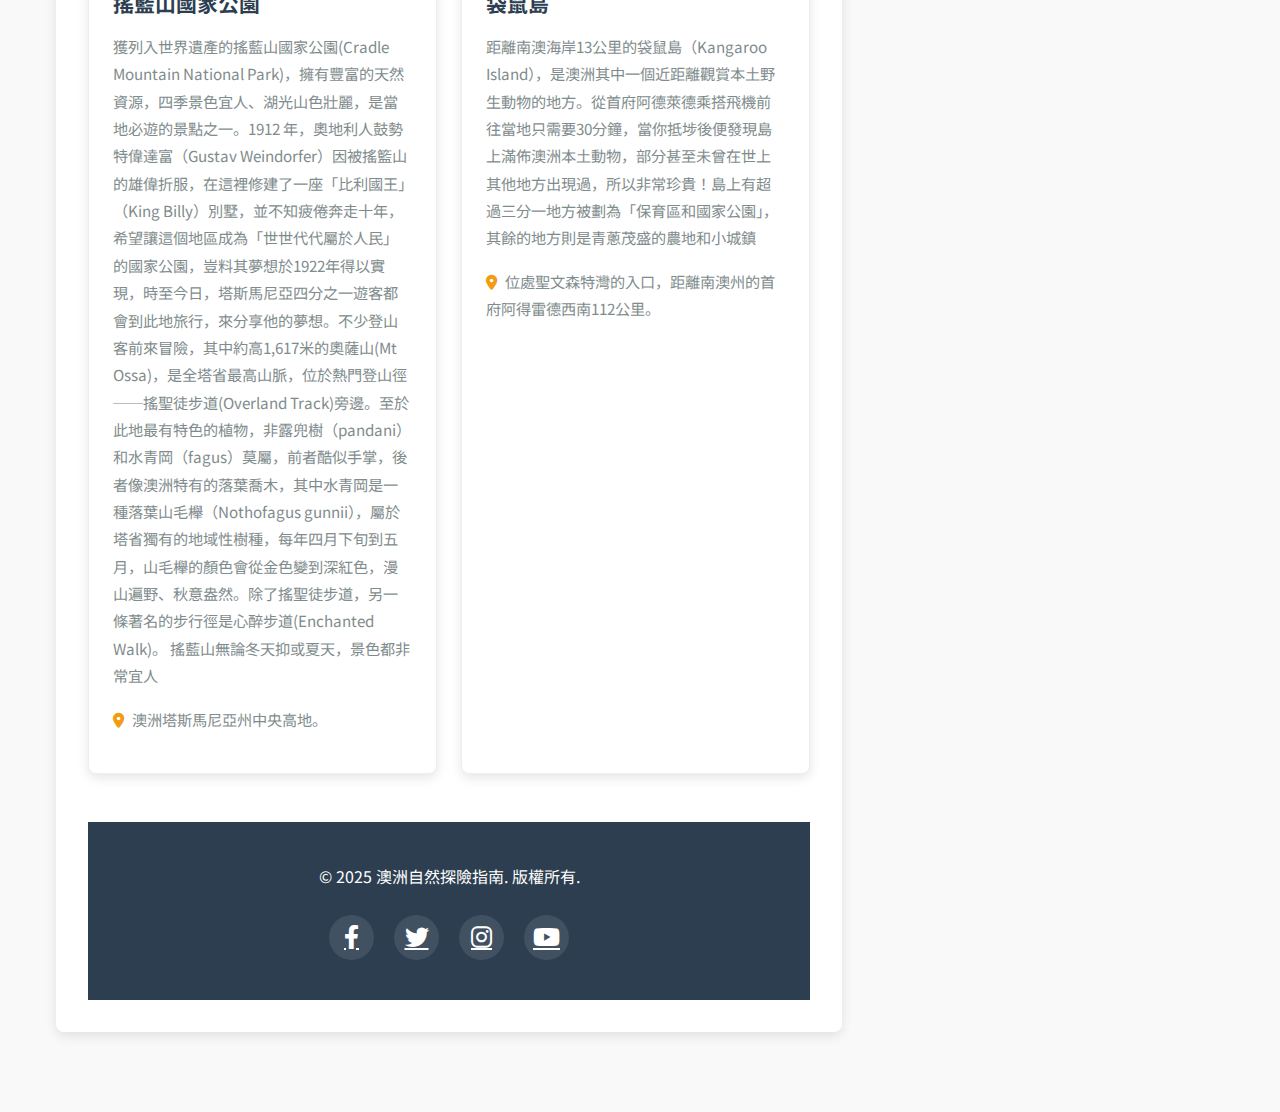
<file: 澳洲自然探險.html>
<!DOCTYPE html>
<html lang="ja">
<head>
    <meta charset="UTF-8">
    <meta name="viewport" content="width=device-width, initial-scale=1.0">
    <title>澳洲自然探險指南 | 澳洲自然探險</title>
    <link href="https://fonts.googleapis.com/css2?family=Noto+Sans+JP:wght@300;400;700&family=Playfair+Display:wght@700&display=swap" rel="stylesheet">
    <link rel="stylesheet" href="https://cdnjs.cloudflare.com/ajax/libs/font-awesome/6.0.0-beta3/css/all.min.css">
    <link rel="stylesheet" href="/15頁分頁.css">
</head>
<body>
    <header>
        <div class="logo">
            <i class="fas fa-map-marked-alt"></i>
            <span>探索世界</span>
        </div>
    </header>
    
    <nav>
        <ul>
            <li><a href="/index.html"><i class="fas fa-home"></i> 首頁</a></li>
            <li><a href="/日本櫻花之旅.html"><i class="fas fa-calendar-alt"></i> 日本櫻花之旅</a></li>
            <li><a href="/歐洲經典之旅.html"><i class="fas fa-utensils"></i> 歐洲經典之旅</a></li>
            <li><a href="/泰國度假之旅.html"><i class="fas fa-car"></i> 泰國度假之旅</a></li>
            <li><a href="/澳洲自然探險.html"><i class="fas fa-tree"></i> 澳洲自然探險</a></li>
        </ul>
    </nav>
    
    <main>
        <div class="prefecture-header">
            <img src="/悉尼歌劇院2.jpg" alt="澳洲自然探險">
            <div class="prefecture-title">
                <h1>澳洲自然探險</h1>
            </div>
        </div>
        
        <div class="prefecture-detail">
            <div class="prefecture-info">
                <h2 class="section-title">關於澳洲自然探險</h2>
                <p>澳洲悉尼是個相當悠閒的城市，擁有著名歌劇院地標的悉尼，非常適合衝浪或是體驗時尚生活，甚至在美國人心中是第三名想去旅行的城市，更是世界上第五宜居的城市呢！</p>
                <p>墨爾本，這座被譽為「澳洲文化之都」的城市，將藝術、設計與日常揉合得不動聲色。從台北直飛，搭乘華航直航航班，夜晚登機、清晨抵達，一覺醒來，就能走進南半球的秋日節奏。這趟慢速感官體驗從設計感十足的現代建築開始，穿梭於藝術設計與美景之間，再一路深入味蕾的核心，跟著Vogue腳步，將帶你看見墨爾本最動人的地方。</p>
                <p>澳大利亞昆州的達令唐斯（Darling Downs）地區是一塊生態旅遊寶地，擁有眾多自然景點。</p>
                <p>澳洲可不只有雪梨、無尾熊和袋鼠，廣大的澳洲大陸，涵蓋多種氣候和地形樣貌，因此擁有獨特優美的自然景觀，也孕育豐富多樣的動植物生態，除了繁榮都會的享樂體驗，大自然的鬼斧神工，也是來到澳洲不可錯過的</p>
                <p>四季如春的黃金海岸，擁有延綿進60公里的海岸，這裡的海浪穩定且完整，是衝浪愛好者的天堂，也非常適合初學者來挑戰，細軟的沙灘和怡人的氣候，下午在岸上來個日光浴最適合不過了，到了夜晚在到附近小酌一杯。</p>
                
                
                <h2 class="section-title">必訪景點</h2>
                <div class="attractions-grid">
                    <div class="attraction-card">
                        <img src="/大堡礁.jpg" alt="大堡礁" class="attraction-image">
                        <div class="attraction-content">
                            <h3>大堡礁</h3>
                            <p>大堡礁（Great Barrier Reef）是全球最大的珊瑚礁系統，匯聚了豐富多元的海洋生物。除了海底世界外，大堡礁周圍亦遍佈美麗如畫的熱帶島嶼，還有世上數一數二和陽光燦爛的絕美海灘。如果想將這些景點一網打盡，不妨來一趟島嶼避世假期，或在開恩茲（Cairns）和聖靈群島（Whitsundays）等地展開精彩紛呈的海濱度假之旅。</p>
                            <p><i class="fas fa-map-marker-alt"></i> Great Barrier Reef Queensland</p>
                        </div>
                    </div>
                    
                    <div class="attraction-card">
                        <img src="/悉尼歌劇院1.jpg" alt="悉尼歌劇院" class="attraction-image">
                        <div class="attraction-content">
                            <h3>悉尼歌劇院</h3>
                            <p>一座位於澳洲新南威爾斯州雪梨的多場館表演藝術中心。它位於雪梨港的前濱，獲廣泛認為是世界上著名和具特色建築之一，也是20世紀建築的代表傑作，成爲澳洲的象徵。</p>
                            <p><i class="fas fa-map-marker-alt"></i> Bennelong Point, Sydney NSW 2000</p>
                        </div>
                    </div>
                    
                    <div class="attraction-card">
                        <img src="/三姐妹峰.jpg" alt="藍山國家公園" class="attraction-image">
                        <div class="attraction-content">
                            <h3>藍山國家公園</h3>
                            <p>三姐妹峯是藍山最著名的景點之一。
                            要數到紐省最著名的自然景點，非藍山莫屬！藍山國家公園(Blue Mountains National Park)佔地26.7萬公頃，只是距離紐省首府雪梨以西80公里，所以開車或坐火車兩小時便到達，深受本地及外地遊客歡迎。藍山因長有大遍尤加利樹林(Eucalyptus)，而它們釋放懸浮油脂粒子，並結合大氣中塵粒和蒸氣，再經過太陽折射後，形成藍色的餘暉，籠罩丘陵河川之上，因此獲稱作藍山。藍山自然景色優美，有多座起伏延綿山丘和奇形怪石，四面被河道包圍，還保留豐富的原住民文化遺產，難怪由藍山山脈及幾個地區組成的大藍山區(Greater Blue Mountains Area)，分別於2000年和2007年列入世界遺產名錄，以及登上全澳遺產名錄其中15個世界遺產之列。另一個地標則是國家山口（National Pass)，遊客可以順道走過提出「進化論」的英國著名生物學家達爾文（Charles Darwin）曾遊走過的足跡。</p>
                            <p><i class="fas fa-map-marker-alt"></i> New South Wales, Australia</p>
                        </div>
                    </div>
                    
                    <div class="attraction-card">
                        <img src="/十二門徒石.png" alt="十二門徒石" class="attraction-image">
                        <div class="attraction-content">
                            <h3>十二門徒石</h3>
                            <p>十二門徒是維省著名的景點之一。
                            距離墨爾本以西275公里的十二門徒(The Twelve Apostles)，坐落大洋路(The Great Ocean Road)沿線的坎貝爾港國家公園(Port Campbell National Park)，它是多塊由海水侵蝕而成的石灰岩，目前只剩下七塊，其餘則被海浪拍碎了。</p>
                            <p><i class="fas fa-map-marker-alt"></i> 坐落大洋路(The Great Ocean Road)沿線的坎貝爾港國家公園(Port Campbell National Park)</p>
                        </div>
                    </div>
                    
                    <div class="attraction-card">
                        <img src="/搖藍山.jpg" alt="搖籃山國家公園" class="attraction-image">
                        <div class="attraction-content">
                            <h3>搖籃山國家公園</h3>
                            <p>獲列入世界遺產的搖藍山國家公園(Cradle Mountain National Park)，擁有豐富的天然資源，四季景色宜人、湖光山色壯麗，是當地必遊的景點之一。1912 年，奧地利人鼓勢特偉達富（Gustav Weindorfer）因被搖籃山的雄偉折服，在這裡修建了一座「比利國王」（King Billy）別墅，並不知疲倦奔走十年，希望讓這個地區成為「世世代代屬於人民」的國家公園，豈料其夢想於1922年得以實現，時至今日，塔斯馬尼亞四分之一遊客都會到此地旅行，來分享他的夢想。不少登山客前來冒險，其中約高1,617米的奧薩山(Mt Ossa)，是全塔省最高山脈，位於熱門登山徑──搖聖徒步道(Overland Track)旁邊。至於此地最有特色的植物，非露兜樹（pandani）和水青岡（fagus）莫屬，前者酷似手掌，後者像澳洲特有的落葉喬木，其中水青岡是一種落葉山毛櫸（Nothofagus gunnii），屬於塔省獨有的地域性樹種，每年四月下旬到五月，山毛櫸的顏色會從金色變到深紅色，漫山遍野、秋意盎然。除了搖聖徒步道，另一條著名的步行徑是心醉步道(Enchanted Walk)。
                            搖藍山無論冬天抑或夏天，景色都非常宜人</p>
                            <p><i class="fas fa-map-marker-alt"></i> 澳洲塔斯馬尼亞州中央高地。</p>
                        </div>
                    </div>
                    
                    <div class="attraction-card">
                        <img src="/袋鼠島.jpg" alt="袋鼠島" class="attraction-image">
                        <div class="attraction-content">
                            <h3>袋鼠島</h3>
                            <p>距離南澳海岸13公里的袋鼠島（Kangaroo Island），是澳洲其中一個近距離觀賞本土野生動物的地方。從首府阿德萊德乘搭飛機前往當地只需要30分鐘，當你抵埗後便發現島上滿佈澳洲本土動物，部分甚至未曾在世上其他地方出現過，所以非常珍貴！島上有超過三分一地方被劃為「保育區和國家公園」，其餘的地方則是青蔥茂盛的農地和小城鎮</p>
                            <p><i class="fas fa-map-marker-alt"></i> 位處聖文森特灣的入口，距離南澳州的首府阿得雷德西南112公里。</p>
                        </div>
                    </div>
                </div>
                
<footer>
        <p>&copy; 2025 澳洲自然探險指南. 版權所有.</p>
        <div class="social-links">
            <a href="#"><i class="fab fa-facebook-f"></i></a>
            <a href="#"><i class="fab fa-twitter"></i></a>
            <a href="#"><i class="fab fa-instagram"></i></a>
            <a href="#"><i class="fab fa-youtube"></i></a>
        </div>
    </footer>
    
    <div class="back-to-top" id="backToTop">
        <i class="fas fa-arrow-up"></i>
    </div>
    <script src="/15頁分頁.js"></script>
</body>
</html>
</file>
<file: 15頁分頁.css>
:root {
            --primary-color: #e74c3c;
            --secondary-color: #3498db;
            --dark-color: #2c3e50;
            --light-color: #ecf0f1;
            --accent-color: #f39c12;
            --text-color: #333;
            --text-light: #7f8c8d;
            --shadow: 0 4px 12px rgba(0, 0, 0, 0.1);
            --transition: all 0.3s ease;
        }
        
        * {
            margin: 0;
            padding: 0;
            box-sizing: border-box;
        }
        
        body {
            font-family: 'Noto Sans JP', sans-serif;
            line-height: 1.6;
            color: var(--text-color);
            background-color: #f9f9f9;
        }
        
        header {
            background: linear-gradient(135deg, var(--primary-color), var(--secondary-color));
            color: white;
            padding: 2rem 0;
            text-align: center;
            box-shadow: var(--shadow);
            position: relative;
            overflow: hidden;
        }
        
        header::before {
            content: "";
            position: absolute;
            top: 0;
            left: 0;
            width: 100%;
            height: 100%;
            background: url('https://source.unsplash.com/random/1600x900/?tokyo,skyline') no-repeat center center/cover;
            opacity: 0.15;
            z-index: 0;
        }
        
        .logo {
            font-size: 1.8rem;
            font-weight: bold;
            display: flex;
            align-items: center;
            justify-content: center;
            gap: 10px;
            position: relative;
            z-index: 1;
        }
        
        .logo i {
            color: var(--accent-color);
            font-size: 2rem;
        }
        
        nav {
            background-color: var(--dark-color);
            position: sticky;
            top: 0;
            z-index: 100;
            box-shadow: var(--shadow);
        }
        
        nav ul {
            display: flex;
            justify-content: center;
            list-style: none;
            padding: 1rem;
            overflow-x: auto;
            white-space: nowrap;
        }
        
        nav li {
            margin: 0 0.5rem;
        }
        
        nav a {
            color: white;
            text-decoration: none;
            padding: 0.8rem 1.2rem;
            border-radius: 4px;
            transition: var(--transition);
            font-weight: 500;
            display: flex;
            align-items: center;
            gap: 8px;
            font-size: 0.9rem;
        }
        
        nav a:hover, nav a.active {
            background-color: var(--primary-color);
            transform: translateY(-2px);
        }
        
        nav a i {
            font-size: 1.1rem;
        }
        
        main {
            max-width: 1200px;
            margin: 0 auto;
            padding: 2rem 1rem;
        }
        
        .prefecture-header {
            position: relative;
            height: 400px;
            overflow: hidden;
            margin-bottom: 2rem;
            border-radius: 8px;
            box-shadow: var(--shadow);
        }
        
        .prefecture-header img {
            width: 100%;
            height: 100%;
            object-fit: cover;
            filter: brightness(0.8);
        }
        
        .prefecture-title {
            position: absolute;
            bottom: 0;
            left: 0;
            width: 100%;
            padding: 2rem;
            background: linear-gradient(to top, rgba(0,0,0,0.7), transparent);
            color: white;
            text-align: center;
        }
        
        .prefecture-title h1 {
            font-family: 'Playfair Display', serif;
            font-size: 3rem;
            margin-bottom: 0.5rem;
            text-shadow: 2px 2px 4px rgba(0, 0, 0, 0.5);
        }
        
        .japanese-name {
            font-size: 1.5rem;
            opacity: 0.9;
            font-weight: 300;
            display: block;
            margin-top: 0.5rem;
        }
        
        .prefecture-detail {
            display: grid;
            grid-template-columns: 1fr 350px;
            gap: 2rem;
            margin-bottom: 3rem;
        }
        
        .prefecture-info {
            background-color: white;
            padding: 2rem;
            border-radius: 8px;
            box-shadow: var(--shadow);
        }
        
        .section-title {
            font-family: 'Playfair Display', serif;
            color: var(--dark-color);
            margin: 2rem 0 1.5rem;
            position: relative;
            padding-left: 1.2rem;
            font-size: 1.8rem;
        }
        
        .section-title::before {
            content: "";
            position: absolute;
            left: 0;
            top: 0;
            height: 100%;
            width: 5px;
            background: linear-gradient(to bottom, var(--primary-color), var(--secondary-color));
            border-radius: 3px;
        }
        
        p {
            margin-bottom: 1.5rem;
            line-height: 1.8;
        }
        
        ul {
            margin: 1.5rem 0;
            padding-left: 2rem;
        }
        
        li {
            margin-bottom: 0.8rem;
            line-height: 1.6;
        }
        
        .attractions-grid, .food-grid {
            display: grid;
            grid-template-columns: repeat(auto-fill, minmax(300px, 1fr));
            gap: 1.5rem;
            margin: 2rem 0;
        }
        
        .attraction-card, .food-card {
            background-color: white;
            border-radius: 8px;
            overflow: hidden;
            box-shadow: var(--shadow);
            transition: var(--transition);
            border: 1px solid #eee;
        }
        
        .attraction-card:hover, .food-card:hover {
            transform: translateY(-5px);
            box-shadow: 0 10px 20px rgba(0, 0, 0, 0.15);
        }
        
        .attraction-image, .food-image {
            width: 100%;
            height: 200px;
            object-fit: cover;
            transition: transform 0.5s ease;
        }
        
        .attraction-card:hover .attraction-image, 
        .food-card:hover .food-image {
            transform: scale(1.05);
        }
        
        .attraction-content, .food-content {
            padding: 1.5rem;
        }
        
        .attraction-content h3, .food-content h3 {
            margin-bottom: 0.8rem;
            color: var(--dark-color);
            font-size: 1.3rem;
        }
        
        .attraction-content p, .food-content p {
            color: var(--text-light);
            margin-bottom: 1rem;
            font-size: 0.95rem;
        }
        
        .attraction-content i, .food-content i {
            color: var(--accent-color);
            margin-right: 5px;
        }
        
        .prefecture-sidebar {
            display: flex;
            flex-direction: column;
            gap: 2rem;
        }
        
        .info-box {
            background-color: white;
            padding: 1.5rem;
            border-radius: 8px;
            box-shadow: var(--shadow);
            border: 1px solid #eee;
        }
        
        .info-box h3 {
            color: var(--primary-color);
            margin-bottom: 1.2rem;
            padding-bottom: 0.8rem;
            border-bottom: 2px solid var(--light-color);
            font-size: 1.3rem;
            display: flex;
            align-items: center;
            gap: 8px;
        }
        
        .info-box i {
            color: var(--accent-color);
        }
        
        .info-box ul {
            list-style: none;
            padding-left: 0;
        }
        
        .info-box li {
            margin-bottom: 0.8rem;
            display: flex;
            align-items: center;
            gap: 8px;
            font-size: 0.95rem;
        }
        
        .info-box li i {
            color: var(--accent-color);
            width: 20px;
            text-align: center;
        }
        
        .map-container {
            height: 300px;
            border-radius: 8px;
            overflow: hidden;
            box-shadow: var(--shadow);
        }
        
        .weather-widget {
            background-color: white;
            padding: 1.5rem;
            border-radius: 8px;
            box-shadow: var(--shadow);
            border: 1px solid #eee;
        }
        
        .weather-header {
            display: flex;
            align-items: center;
            justify-content: space-between;
            margin-bottom: 1.2rem;
        }
        
        .weather-header h3 {
            color: var(--primary-color);
            font-size: 1.3rem;
            display: flex;
            align-items: center;
            gap: 8px;
        }
        
        .weather-today {
            display: flex;
            align-items: center;
            gap: 1.5rem;
            margin-bottom: 1.5rem;
            padding-bottom: 1.5rem;
            border-bottom: 1px solid #eee;
        }
        
        .weather-icon {
            font-size: 3rem;
            color: var(--accent-color);
        }
        
        .weather-temp {
            font-size: 2rem;
            font-weight: bold;
        }
        
        .weather-forecast {
            display: grid;
            grid-template-columns: repeat(auto-fit, minmax(80px, 1fr));
            gap: 1rem;
        }
        
        .forecast-day {
            text-align: center;
            padding: 0.5rem;
            border-radius: 4px;
            background-color: rgba(236, 240, 241, 0.5);
        }
        
        .forecast-icon {
            font-size: 1.8rem;
            margin: 0.5rem 0;
            color: var(--accent-color);
        }
        
        /* 測驗樣式 */
        .quiz-container {
            background-color: white;
            padding: 2rem;
            border-radius: 8px;
            box-shadow: var(--shadow);
            margin: 2rem 0;
            border: 1px solid #eee;
        }
        
        .quiz-question {
            font-size: 1.2rem;
            margin-bottom: 1.5rem;
            font-weight: 500;
            color: var(--dark-color);
        }
        
        .quiz-options {
            display: grid;
            grid-template-columns: 1fr;
            gap: 1rem;
            margin-bottom: 1.5rem;
        }
        
        .quiz-option {
            padding: 1rem;
            border: 2px solid #ddd;
            border-radius: 6px;
            cursor: pointer;
            transition: var(--transition);
            background-color: #f9f9f9;
        }
        
        .quiz-option:hover {
            border-color: var(--primary-color);
            background-color: rgba(231, 76, 60, 0.1);
        }
        
        .quiz-option.selected {
            border-color: var(--primary-color);
            background-color: rgba(231, 76, 60, 0.1);
        }
        
        .quiz-option.correct {
            border-color: #27ae60;
            background-color: rgba(46, 204, 113, 0.2);
        }
        
        .quiz-option.incorrect {
            border-color: #e74c3c;
            background-color: rgba(231, 76, 60, 0.2);
        }
        
        .quiz-result {
            font-weight: bold;
            margin-top: 1rem;
            padding: 1rem;
            border-radius: 6px;
            display: none;
            text-align: center;
        }
        
        .quiz-result.show {
            display: block;
        }
        
        .quiz-result.correct {
            background-color: rgba(46, 204, 113, 0.2);
            color: #27ae60;
        }
        
        .quiz-result.incorrect {
            background-color: rgba(231, 76, 60, 0.2);
            color: #c0392b;
        }
        
        .btn {
            display: inline-block;
            background: linear-gradient(to right, var(--primary-color), var(--secondary-color));
            color: white;
            padding: 0.8rem 1.5rem;
            border-radius: 30px;
            text-decoration: none;
            transition: var(--transition);
            font-weight: 500;
            border: none;
            cursor: pointer;
            text-align: center;
            box-shadow: 0 4px 8px rgba(231, 76, 60, 0.3);
        }
        
        .btn:hover {
            transform: translateY(-3px);
            box-shadow: 0 6px 12px rgba(231, 76, 60, 0.4);
        }
        
        .btn:active {
            transform: translateY(1px);
        }
        
        footer {
            background-color: var(--dark-color);
            color: white;
            text-align: center;
            padding: 2.5rem 0;
            margin-top: 3rem;
        }
        
        .social-links {
            display: flex;
            justify-content: center;
            gap: 20px;
            margin-top: 1.5rem;
        }
        
        .social-links a {
            color: white;
            font-size: 1.5rem;
            transition: var(--transition);
            width: 45px;
            height: 45px;
            border-radius: 50%;
            display: flex;
            align-items: center;
            justify-content: center;
            background-color: rgba(255, 255, 255, 0.1);
        }
        
        .social-links a:hover {
            color: var(--accent-color);
            transform: translateY(-3px);
            background-color: rgba(255, 255, 255, 0.2);
        }
        
        .back-to-top {
            position: fixed;
            bottom: 30px;
            right: 30px;
            background: linear-gradient(to right, var(--primary-color), var(--secondary-color));
            color: white;
            width: 50px;
            height: 50px;
            border-radius: 50%;
            display: flex;
            justify-content: center;
            align-items: center;
            cursor: pointer;
            box-shadow: 0 4px 10px rgba(0, 0, 0, 0.2);
            transition: var(--transition);
            opacity: 0;
            visibility: hidden;
            z-index: 99;
        }
        
        .back-to-top.visible {
            opacity: 1;
            visibility: visible;
        }
        
        .back-to-top:hover {
            transform: translateY(-3px) scale(1.1);
        }
        
        @media (max-width: 992px) {
            .prefecture-detail {
                grid-template-columns: 1fr;
            }
            
            .prefecture-sidebar {
                grid-row: 1;
            }
        }
        
        @media (max-width: 768px) {
            header {
                padding: 1.5rem 0;
            }
            
            .logo {
                font-size: 1.5rem;
            }
            
            .logo i {
                font-size: 1.8rem;
            }
            
            nav a {
                padding: 0.6rem 0.8rem;
                font-size: 0.8rem;
            }
            
            .prefecture-header {
                height: 300px;
            }
            
            .prefecture-title h1 {
                font-size: 2.2rem;
            }
            
            .japanese-name {
                font-size: 1.2rem;
            }
            
            .section-title {
                font-size: 1.5rem;
            }
            
            .attractions-grid, .food-grid {
                grid-template-columns: 1fr;
            }
        }
</file>
